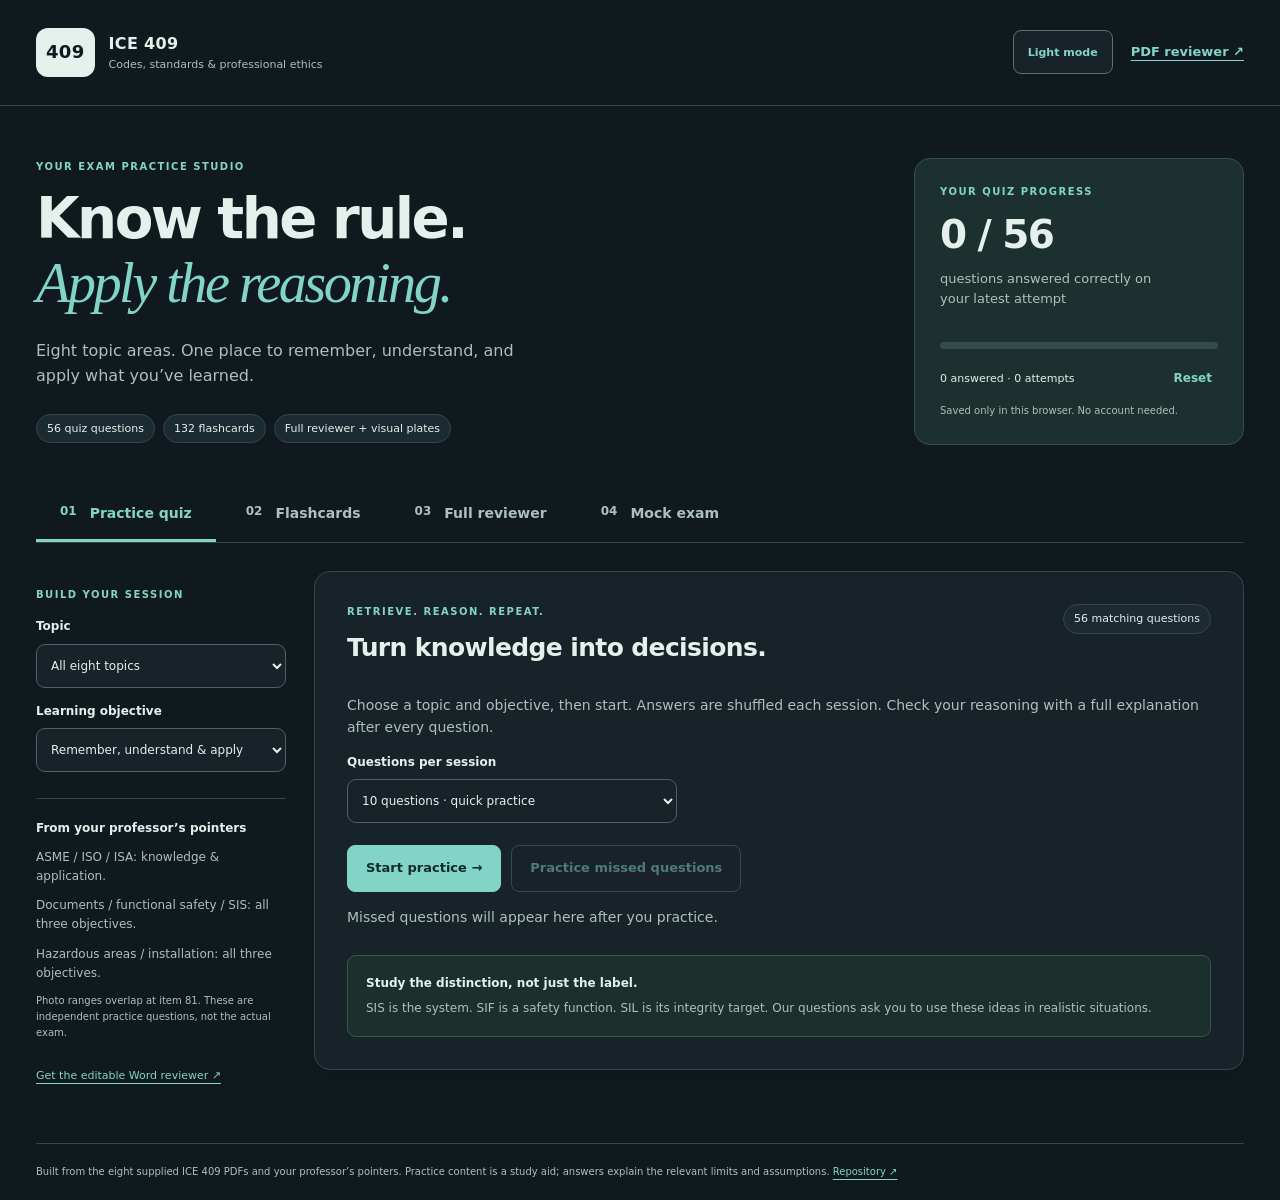
<file: index.html>
<!doctype html>
<html lang="en" data-theme="dark">
<head>
<meta charset="utf-8"><meta name="viewport" content="width=device-width, initial-scale=1">
<meta name="theme-color" content="#10191e">
<script>
// Apply the saved appearance before the first paint; dark mode is the default.
try {
  const savedTheme = localStorage.getItem('ice409-theme');
  document.documentElement.dataset.theme = savedTheme === 'light' ? 'light' : 'dark';
} catch { document.documentElement.dataset.theme = 'dark'; }
</script>
<meta name="description" content="ICE 409 practice quizzes, flashcards and a complete reviewer for ASME, ISO, ISA, functional safety, hazardous areas and installation.">
<title>ICE 409 · Practice studio</title>
<link rel="stylesheet" href="interactive/style.css">
<script defer src="interactive/core.js"></script><script defer src="interactive/data.js"></script><script defer src="interactive/app.js"></script><script defer src="interactive/exam-core.js"></script><script defer src="interactive/mock-data.js"></script><script defer src="interactive/exam.js"></script>
</head>
<body>
<a class="skip" href="#main">Skip to study content</a>
<header><a class="brand" href="index.html" aria-label="ICE 409 Practice studio home"><span class="brand-icon">409</span><span>ICE 409<small>Codes, standards & professional ethics</small></span></a><div class="header-actions"><button id="theme-toggle" class="secondary compact" type="button" aria-pressed="true" aria-label="Dark mode">Light mode</button><a class="download" href="reviewers/ICE409_Complete_Reviewer.pdf">PDF reviewer ↗</a></div></header>
<main id="main">
<section class="intro"><div><p class="eyebrow">YOUR EXAM PRACTICE STUDIO</p><h1>Know the rule.<br><em>Apply the reasoning.</em></h1><p class="lead">Eight topic areas. One place to remember, understand, and apply what you’ve learned.</p><div class="chips"><span>56 quiz questions</span><span id="card-count"></span><span>Full reviewer + visual plates</span></div></div><aside class="progress-card"><p class="eyebrow">YOUR QUIZ PROGRESS</p><strong id="progress-number">0 / 56</strong><p>questions answered correctly on your latest attempt</p><progress id="progress-bar" value="0" max="56" aria-label="Questions answered correctly on latest attempt"></progress><div class="progress-foot"><span id="attempts">0 answered · 0 attempts</span><button class="text-btn" id="reset-progress">Reset</button></div><small id="storage-status">Saved only in this browser. No account needed.</small></aside></section>
<nav class="tabs" aria-label="Study modes"><button class="tab active" data-mode="quiz" aria-pressed="true">01 <span>Practice quiz</span></button><button class="tab" data-mode="cards" aria-pressed="false">02 <span>Flashcards</span></button><button class="tab" data-mode="reader" aria-pressed="false">03 <span>Full reviewer</span></button><button class="tab" data-mode="exam" aria-pressed="false">04 <span>Mock exam</span></button></nav>
<div class="study-layout"><aside class="filters"><p class="eyebrow">BUILD YOUR SESSION</p><label for="topic">Topic</label><select id="topic"><option value="all">All eight topics</option></select><label for="level">Learning objective</label><select id="level"><option value="all">Remember, understand & apply</option><option>Remember</option><option>Understand</option><option>Apply</option></select><div class="pointer-note"><strong>From your professor’s pointers</strong><p>ASME / ISO / ISA: knowledge & application.</p><p>Documents / functional safety / SIS: all three objectives.</p><p>Hazardous areas / installation: all three objectives.</p><small>Photo ranges overlap at item 81. These are independent practice questions, not the actual exam.</small></div><a href="reviewers/ICE409_Complete_Reviewer.docx" class="word-link">Get the editable Word reviewer ↗</a></aside>
<div class="content">
<section id="quiz-panel" class="panel" aria-labelledby="quiz-title"><div id="quiz-setup"><div class="section-title"><div><p class="eyebrow">RETRIEVE. REASON. REPEAT.</p><h2 id="quiz-title">Turn knowledge into decisions.</h2></div><span class="badge" id="available-count"></span></div><p class="muted">Choose a topic and objective, then start. Answers are shuffled each session. Check your reasoning with a full explanation after every question.</p><label for="length">Questions per session</label><select id="length"><option value="10">10 questions · quick practice</option><option value="20">20 questions · deeper practice</option><option value="all">All matching questions</option></select><div class="actions"><button class="primary" id="start-quiz">Start practice <span aria-hidden="true">→</span></button><button class="secondary" id="start-missed">Practice missed questions</button></div><p id="missed-info" class="small muted"></p><div class="callout"><strong>Study the distinction, not just the label.</strong><p>SIS is the system. SIF is a safety function. SIL is its integrity target. Our questions ask you to use these ideas in realistic situations.</p></div></div>
<div id="quiz-active" hidden><div class="session-top"><span id="question-step"></span><button id="finish-early" class="text-btn">Finish session</button></div><progress id="session-progress" value="0" max="10" aria-label="Session completion"></progress><div class="question-meta" id="question-meta"></div><h2 id="question-prompt" tabindex="-1"></h2><fieldset id="choices"><legend class="sr-only">Choose one answer</legend></fieldset><div class="actions"><button class="primary" id="check-answer" disabled>Check answer</button><button class="primary" id="next-question" hidden>Next question →</button></div><div id="feedback" role="status" aria-live="polite" hidden></div></div>
<div id="quiz-results" hidden><p class="eyebrow">SESSION COMPLETE</p><h2 id="result-title" tabindex="-1">Your results</h2><div id="score" class="score"></div><p id="score-summary"></p><div class="actions"><button class="primary" id="retry-missed">Retry session mistakes</button><button class="secondary" id="new-session">New session</button></div><div id="review-answers"></div></div></section>
<section id="cards-panel" class="panel" hidden aria-labelledby="cards-title"><div class="section-title"><div><p class="eyebrow">ACTIVE RECALL</p><h2 id="cards-title">Explain it before you flip.</h2></div><span class="badge" id="flash-step"></span></div><p class="muted">Say your answer first, reveal it, then decide whether to keep the card in your review pile. Your card ratings stay in this browser.</p><div class="card-toolbar"><label class="check-label"><input type="checkbox" id="only-review"> Only cards needing review</label><button class="secondary compact" id="shuffle-cards">Shuffle cards</button></div><div id="flashcard"><div id="flash-meta" class="question-meta"></div><h3 id="flash-prompt"></h3><div id="flash-answer" hidden></div><button id="flip-card" class="primary">Reveal answer</button></div><div class="actions" id="card-rating" hidden><button class="secondary" id="card-again">Review again</button><button class="primary" id="card-known">I knew this ✓</button></div><div class="card-navigation"><button class="text-btn" id="card-prev">← Previous</button><span id="card-status" class="small muted" aria-live="polite"></span><button class="text-btn" id="card-next">Next →</button></div><p class="small muted">“I knew this” is a self-assessment. Quiz progress is tracked separately.</p></section>
<section id="reader-panel" class="panel" hidden aria-labelledby="reader-title"><p class="eyebrow">YOUR COMPLETE REFERENCE</p><h2 id="reader-title">Read for understanding.</h2><p class="muted">The full reviewer, including worked examples, practice banks and original quiz answers. Topic filters apply to chapters; the objective filter applies to quizzes and cards.</p><label for="search">Search the reviewer</label><input id="search" type="search" placeholder="Try: proof test, T4, QA, corrosion…"><p id="search-count" class="small muted" aria-live="polite"></p><div class="reader-actions"><button id="expand-all" class="text-btn">Expand matches</button><button id="collapse-all" class="text-btn">Collapse chapters</button></div><div class="callout"><strong>Read the corrections before memorizing.</strong><p>Dust zones are 20/21/22; dust groups are IIIA/IIIB/IIIC. SIL is assigned to a function. The source’s ISO 9001:2026 publication claims are unverified. See “Source map and corrections” for the full notes.</p></div><div id="reader-chapters"></div><h3 class="visual-heading">Original visual references</h3><p class="muted small">Open an image to zoom. Original slide charts are retained as references; apply the reviewer’s corrections and edition-specific limitations.</p><div id="visual-gallery"></div></section>
<section id="exam-panel" class="panel" hidden aria-labelledby="exam-title">
  <div id="exam-setup">
    <p class="eyebrow">FULL-LENGTH MOCK · 97 ITEMS</p>
    <h2 id="exam-title">Put it all together.</h2>
    <p class="muted">An original mock exam based on your professor’s topic groups. One point per question, no negative marking. Correct answers and explanations appear after submission.</p>
    <div class="table-wrap"><table><thead><tr><th>Part</th><th>Items</th><th>Focus</th></tr></thead><tbody>
      <tr><td>I · Application</td><td>1–30</td><td>Documents, functional safety, SIS (1–20); hazardous areas and installation (21–30)</td></tr>
      <tr><td>II · Remembering</td><td>31–50</td><td>ASME/ISO/ISA (31–35); documents and safety (36–45); hazardous areas and installation (46–50)</td></tr>
      <tr><td>III · Application</td><td>51–80</td><td>ASME, ISO and ISA 5.1</td></tr>
      <tr><td>IV · Understanding</td><td>81–97</td><td>Hazardous areas and installation (81–91); documents and safety (92–97)</td></tr>
    </tbody></table></div>
    <label for="exam-duration">Time allowance</label>
    <select id="exam-duration"><option value="120">120 minutes · recommended practice default</option><option value="90">90 minutes</option><option value="60">60 minutes</option><option value="0">Untimed</option></select>
    <p class="small muted">The 120-minute default is a study choice, not a duration given by your professor. The photo overlaps at item 81; this mock uses 51–80 for Part III. All questions are multiple choice; these are independently authored practice items.</p>
    <div class="actions"><button id="start-exam" class="primary">Begin mock exam →</button><a class="secondary" href="reviewers/ICE409_Mock_Exam.pdf">Printable exam</a><a class="secondary" href="reviewers/ICE409_Mock_Exam_Answer_Key.pdf">Separate answer key</a></div>
    <div class="callout"><strong>Simulate your exam conditions.</strong><p>Try it without the reviewer. You may change answers, skip questions, flag items and return to them. The timer continues if you switch tabs or reload. Your answers are saved in this browser when storage is available; quiz progress is separate.</p></div>
  </div>
  <div id="exam-active" hidden>
    <div class="exam-topbar"><div><p class="eyebrow" id="exam-part"></p><span id="exam-step"></span></div><div class="exam-clock"><small>Time remaining</small><strong id="exam-timer" role="timer" aria-live="off"></strong></div></div>
    <progress id="exam-progress" value="0" max="97" aria-label="Mock exam answered questions"></progress>
    <p class="small muted" id="exam-saved" role="status"></p>
    <h2 id="exam-prompt" tabindex="-1"></h2>
    <fieldset id="exam-choices"><legend class="sr-only">Choose one answer for this mock-exam item</legend></fieldset>
    <div class="exam-controls"><button id="exam-prev" class="secondary">← Previous</button><button id="exam-flag" class="secondary" aria-pressed="false">Flag for review</button><button id="exam-clear" class="text-btn">Clear answer</button><button id="exam-next" class="primary">Next →</button></div>
    <div class="exam-map-heading"><div><h3>Question navigator</h3><p class="small muted" id="exam-map-summary"></p></div><button id="exam-submit" class="primary">Submit exam</button></div>
    <p class="small muted">Filled = answered · dashed outline + * = flagged · highlighted outline = current. Choose a number to revisit an item.</p>
    <div id="exam-map" class="exam-map" aria-label="Mock-exam question navigation"></div>
    <p class="sr-only" id="exam-announcement" role="status" aria-live="polite"></p>
  </div>
  <div id="exam-results" hidden>
    <p class="eyebrow">MOCK EXAM · RESULTS</p><h2 id="exam-result-heading" tabindex="-1">Your results</h2>
    <div id="exam-score" class="score"></div><p id="exam-score-summary"></p><p id="exam-completion" class="small muted"></p>
    <div class="actions"><button id="exam-new" class="primary">Set up another attempt</button><button id="exam-export" class="secondary">Download results</button></div>
    <h3>Topic breakdown</h3><div id="exam-topic-results" class="table-wrap"></div>
    <h3>Part breakdown</h3><div id="exam-part-results" class="table-wrap"></div>
    <h3>Review your answers</h3><label class="check-label"><input type="checkbox" id="exam-mistakes-only"> Only incorrect or unanswered questions</label><div id="exam-review"></div>
  </div>
</section>
<dialog id="exam-submit-dialog"><h2>Submit your mock exam?</h2><p id="exam-submit-summary"></p><p class="small muted">After submitting, answers are locked and the answer key is revealed. Unanswered items receive zero points.</p><div class="actions"><button id="exam-keep-working" class="secondary">Keep working</button><button id="exam-confirm-submit" class="primary">Submit and see results</button></div></dialog>

</div></div><footer>Built from the eight supplied ICE 409 PDFs and your professor’s pointers. Practice content is a study aid; answers explain the relevant limits and assumptions. <a href="https://github.com/23-07297-dev/codes">Repository ↗</a></footer>
</main>
<dialog id="reset-dialog"><h2>Reset your study progress?</h2><p>This clears quiz history and flashcard ratings on this browser. Your files and repository are unaffected.</p><div class="actions"><button id="cancel-reset" class="secondary">Keep progress</button><button id="confirm-reset" class="primary">Reset progress</button></div></dialog>
<dialog id="visual-dialog" class="image-dialog"><div class="session-top"><button id="zoom-visual" class="text-btn">Zoom to original size</button><button id="close-visual" class="secondary compact">Close image</button></div><h2 id="visual-title"></h2><div id="visual-frame" class="zoom-frame"><img id="visual-image" alt=""></div><p id="visual-source" class="small muted"></p></dialog>
<noscript><p class="noscript">Enable JavaScript for interactive practice, or open the <a href="reviewers/ICE409_Complete_Reviewer.pdf">PDF reviewer</a>.</p></noscript>
</body></html>
</file>
<file: interactive/style.css>
/* Shared appearance tokens. Source slide images retain their original colors. */
:root {
  color-scheme: light;
  --bg:#f5f4ef; --ink:#173334; --muted:#576969; --teal:#125e61;
  --line:#d8dfd9; --white:#fff; --soft:#edf3ee; --red:#9c3438; --green:#166348;
  --chip:#fafbf8; --progress-card:#e7eee6; --progress-border:#d5dfd3;
  --track:#d6e1d8; --input-border:#becbc3; --secondary-border:#b8ccc2;
  --callout:#f0f5ef; --callout-border:#d9e6de; --selected:#f0f6f2;
  --correct:#eaf5ee; --wrong:#fbefec; --feedback:#edf5ee; --feedback-wrong:#fcf2ed;
  --flash:#f7faf6; --flash-border:#cbdcd2; --image-mat:#f0f2ec;
  --zoom-mat:#f1f3ef; --button-bg:#125e61; --button-text:#fff; --button-hover:#0c494c;
}
:root[data-theme="dark"] {
  color-scheme: dark;
  --bg:#10191e; --ink:#e5efeb; --muted:#adc0bb; --teal:#82d5c6;
  --line:#35464b; --white:#182329; --soft:#22363a; --red:#ffb3ad; --green:#9cdbb8;
  --chip:#1b2b31; --progress-card:#1c302f; --progress-border:#36504b;
  --track:#354b4b; --input-border:#4c6266; --secondary-border:#56716e;
  --callout:#1b302c; --callout-border:#39554b; --selected:#223c3d;
  --correct:#193b30; --wrong:#452a2c; --feedback:#19372d; --feedback-wrong:#3e282b;
  --flash:#1a2c30; --flash-border:#3a5758; --image-mat:#202e33;
  --zoom-mat:#10191e; --button-bg:#82d5c6; --button-text:#102a28; --button-hover:#a0e4d8;
}
*{box-sizing:border-box}body{margin:0;background:var(--bg);color:var(--ink);font-family:system-ui,-apple-system,BlinkMacSystemFont,"Segoe UI",sans-serif;line-height:1.6}button,input,select{font:inherit}button,a,input,select{touch-action:manipulation}button{cursor:pointer}button:disabled{cursor:not-allowed;opacity:.5}a{color:var(--teal);text-underline-offset:4px}button:focus-visible,a:focus-visible,select:focus-visible,input:focus-visible,summary:focus-visible{outline:3px solid #d49b32;outline-offset:4px}[hidden]{display:none!important}header{max-width:1280px;margin:auto;padding:28px 36px;display:flex;justify-content:space-between;align-items:center;border-bottom:1px solid var(--line);gap:20px}.brand{display:flex;gap:14px;align-items:center;text-decoration:none;font-weight:750;color:var(--ink);letter-spacing:.02em}.brand small{display:block;font-size:11px;color:var(--muted);font-weight:500;letter-spacing:0}.brand-icon{background:var(--ink);color:var(--bg);border-radius:12px;padding:10px;font-size:18px}.download{font-size:13px;font-weight:650;white-space:nowrap}main{max-width:1280px;margin:auto;padding:0 36px}.intro{display:grid;grid-template-columns:1fr 330px;gap:70px;align-items:center;padding:52px 0 42px}.eyebrow{font-size:10px;letter-spacing:.15em;font-weight:800;margin:0 0 12px;color:var(--teal)}h1{font-size:clamp(34px,4.4vw,57px);line-height:1.13;letter-spacing:-.045em;margin:0 0 22px;font-weight:720}h1 em{font-family:Georgia,serif;font-weight:400;color:var(--teal)}.lead{max-width:510px;color:var(--muted);font-size:16px}.chips{display:flex;flex-wrap:wrap;gap:8px;margin-top:25px}.chips span,.badge{font-size:11px;border:1px solid var(--line);border-radius:30px;padding:5px 10px;white-space:nowrap;background:var(--chip)}.progress-card{background:var(--progress-card);padding:25px;border:1px solid var(--progress-border);border-radius:16px}.progress-card strong{display:block;font-size:39px;line-height:1.2;letter-spacing:-.04em}.progress-card p:not(.eyebrow){font-size:13px;color:var(--muted);max-width:235px;margin:10px 0 18px}.progress-card small{font-size:10px;color:var(--muted);display:block}progress{appearance:none;border:none;background:var(--track);width:100%;height:7px;border-radius:8px;overflow:hidden}progress::-webkit-progress-bar{background:var(--track)}progress::-webkit-progress-value{background:var(--teal);border-radius:8px}progress::-moz-progress-bar{background:var(--teal)}.progress-foot{display:flex;justify-content:space-between;align-items:center;font-size:11px;margin:9px 0}.text-btn{background:none;border:0;padding:6px;color:var(--teal);font-weight:650;font-size:12px}.tabs{display:flex;gap:6px;border-bottom:1px solid var(--line);margin-bottom:28px}.tab{border:0;border-bottom:3px solid transparent;background:none;padding:15px 24px;color:var(--muted);font-size:12px;font-weight:700;display:flex;gap:13px}.tab span{font-size:14px}.tab.active{color:var(--teal);border-bottom-color:var(--teal)}.study-layout{display:grid;grid-template-columns:250px minmax(0,1fr);gap:28px;align-items:start}.filters{padding:16px 0;position:sticky;top:12px}label{display:block;font-size:12px;font-weight:700;margin:14px 0 7px}select,input[type=search]{width:100%;border:1px solid var(--input-border);border-radius:9px;padding:11px 10px;background:var(--white);color:var(--ink);font-size:12px;min-height:44px}select{padding-right:5px}.pointer-note{margin:26px 0 20px;border-top:1px solid var(--line);padding-top:20px;font-size:12px}.pointer-note p{color:var(--muted);margin:10px 0}.pointer-note small{display:block;font-size:10px;color:var(--muted)}.word-link{font-size:11px}.panel{background:var(--white);border:1px solid var(--line);border-radius:16px;padding:32px;min-height:430px;box-shadow:0 4px 20px #17333404}.section-title{display:flex;justify-content:space-between;align-items:start;gap:16px}h2{font-size:25px;line-height:1.3;letter-spacing:-.025em;margin:0 0 15px}h3{font-size:20px;line-height:1.5}.muted{color:var(--muted)}.small{font-size:12px}.panel>.muted,.panel>div>.muted{font-size:14px}.actions{display:flex;flex-wrap:wrap;gap:10px;margin:22px 0 14px}.primary,.secondary{border:1px solid var(--teal);border-radius:8px;padding:12px 18px;font-size:13px;font-weight:700;min-height:44px}.primary{background:var(--button-bg);color:var(--button-text)}.primary:hover:not(:disabled){background:var(--button-hover)}.secondary{background:var(--white);color:var(--teal);border-color:var(--secondary-border)}.secondary:hover{background:var(--soft)}.compact{padding:8px 12px;font-size:11px}.callout{border:1px solid var(--callout-border);background:var(--callout);padding:18px;border-radius:9px;margin:27px 0 0;font-size:12px}.callout p{margin:6px 0 0;color:var(--muted)}#length{max-width:330px}.session-top{display:flex;justify-content:space-between;font-size:12px;color:var(--muted);margin-bottom:9px}.question-meta{display:flex;gap:7px;flex-wrap:wrap;margin:22px 0 13px}.question-meta span{font-size:10px;background:var(--soft);border-radius:5px;padding:3px 8px;color:var(--teal);font-weight:650}#question-prompt{font-size:23px;line-height:1.45}fieldset{padding:0;border:0;margin:22px 0}.choice{display:flex;gap:12px;align-items:center;border:1px solid var(--line);padding:14px;border-radius:10px;margin:10px 0;cursor:pointer;font-size:13px;font-weight:500}.choice:has(input:checked){border-color:var(--teal);background:var(--selected)}.choice.correct,.choice.correct:has(input:checked){border-color:var(--green);background:var(--correct)}.choice.wrong,.choice.wrong:has(input:checked){border-color:var(--red);background:var(--wrong)}.choice input{accent-color:var(--teal);flex-shrink:0;width:17px;height:17px}.choice-letter{font-size:11px;font-weight:750;color:var(--muted)}#feedback{border-radius:10px;padding:18px;margin:20px 0;background:var(--feedback);border-left:4px solid var(--green);font-size:14px}#feedback.incorrect{background:var(--feedback-wrong);border-left-color:var(--red)}#feedback strong{display:block;margin-bottom:6px}#feedback p{margin:0}.score{font-size:56px;color:var(--teal);font-weight:750;letter-spacing:-.05em}#review-answers{margin-top:30px}.answer-review{padding:17px 0;border-top:1px solid var(--line);font-size:13px}.answer-review summary{cursor:pointer;font-weight:700}.answer-review p{color:var(--muted)}.answer-review small{display:block;color:var(--teal)}.card-toolbar{display:flex;align-items:center;justify-content:space-between;gap:12px;margin:20px 0}.check-label{display:flex;align-items:center;gap:9px;margin:0;font-size:12px}.check-label input{width:18px;height:18px;accent-color:var(--teal)}#flashcard{padding:25px;border:1px solid var(--flash-border);background:var(--flash);border-radius:14px;min-height:280px}#flashcard .question-meta{margin-top:0}#flash-prompt{font-size:23px;margin:20px 0}#flash-answer{border-top:1px solid var(--line);padding-top:18px;font-size:14px;margin-bottom:20px;white-space:pre-line}#flash-answer p{color:var(--muted)}.card-navigation{display:flex;justify-content:space-between;align-items:center;gap:10px;margin-top:14px}.reader-actions{display:flex;gap:15px;margin:10px 0}.chapter{border-bottom:1px solid var(--line);padding:17px 0}.chapter summary{font-size:16px;font-weight:700;cursor:pointer;line-height:1.5}.chapter-body{font-size:13px;line-height:1.8;padding:8px 0 12px;overflow-wrap:anywhere}.chapter-body h3{font-size:16px;color:var(--teal);margin:25px 0 10px}.chapter-body p{margin:12px 0}.chapter-body ul,.chapter-body ol{padding-left:22px}.table-wrap{overflow:auto;margin:18px 0}table{border-collapse:collapse;width:100%;font-size:11px;min-width:380px}th,td{padding:10px;border:1px solid var(--line);text-align:left;vertical-align:top}th{background:var(--soft)}.visual-heading{margin-top:35px}#visual-gallery{display:grid;grid-template-columns:1fr 1fr;gap:16px}.visual{border:1px solid var(--line);border-radius:8px;overflow:hidden;margin:0}.visual img{width:100%;height:150px;object-fit:contain;background:var(--image-mat);display:block}.visual figcaption{padding:12px;font-size:11px;line-height:1.5}.visual small{display:block;color:var(--muted);font-size:10px}footer{font-size:10px;color:var(--muted);border-top:1px solid var(--line);margin:40px 0 20px;padding-top:20px;max-width:100%}footer a{white-space:nowrap}dialog{max-width:440px;padding:30px;border:1px solid var(--line);border-radius:14px;background:var(--white);color:var(--ink)}dialog::backdrop{background:#102d2bb0}.sr-only{position:absolute;width:1px;height:1px;padding:0;overflow:hidden;clip:rect(0,0,0,0);white-space:nowrap}.skip{position:absolute;top:-100px;background:var(--white);padding:10px;z-index:10}.skip:focus{top:0}.noscript{padding:25px;background:var(--white)}.empty{padding:30px 0;color:var(--muted)}
@media(max-width:950px){.intro{gap:30px;grid-template-columns:1fr 280px}.study-layout{grid-template-columns:210px minmax(0,1fr);gap:20px}.panel{padding:24px}.tab{padding:13px 18px}.section-title{flex-direction:column;gap:5px}.badge{align-self:flex-start}}
@media(max-width:700px){header{padding:18px 20px}.brand small{font-size:9px;max-width:180px}.brand-icon{font-size:14px;padding:8px}.download{font-size:10px}main{padding:0 18px}.intro{padding:30px 0 24px;grid-template-columns:1fr;gap:25px}.progress-card{padding:19px}.progress-card strong{font-size:32px}.progress-card p:not(.eyebrow){max-width:none;margin:5px 0 12px}.tabs{gap:0;justify-content:space-between}.tab{padding:12px 5px;gap:5px;font-size:10px}.tab span{font-size:12px}.study-layout{display:block}.filters{position:static;padding:0 0 22px;display:grid;grid-template-columns:1fr 1fr;gap:6px 12px}.filters>.eyebrow{grid-column:1/-1;margin-bottom:0}.filters label{margin-top:6px}.filters label[for=topic]{grid-column:1;grid-row:2}.filters label[for=level]{grid-column:2;grid-row:2}.filters select{grid-row:3;min-width:0}.pointer-note{grid-column:1/-1;margin:10px 0 0;padding:10px 0 0}.pointer-note p{display:none}.pointer-note small{margin-top:5px}.word-link{grid-column:1/-1}.panel{padding:22px 18px;min-height:360px}h2{font-size:22px}#question-prompt,#flash-prompt{font-size:20px}.choice{padding:12px 10px}.actions .primary,.actions .secondary{flex-grow:1;text-align:center}#visual-gallery{grid-template-columns:1fr}.card-toolbar{align-items:flex-start}.chips span{font-size:10px}#flashcard{padding:18px}}
@media(prefers-reduced-motion:no-preference){button,a{transition:background .15s,color .15s}details[open] .chapter-body{animation:reveal .18s ease-out}@keyframes reveal{from{opacity:.2;transform:translateY(3px)}to{opacity:1;transform:translateY(0)}}}
@media print{header,.intro,.tabs,.filters,footer,.reader-actions,.callout,#search,label[for=search],#search-count{display:none!important}main{padding:0}.study-layout{display:block}.panel{border:0;padding:0}#quiz-panel,#cards-panel{display:none!important}#reader-panel{display:block!important}.chapter{break-inside:auto}#visual-gallery{display:none}}
.image-dialog{max-width:95vw;width:1000px;max-height:95vh;padding:22px}.image-dialog h2{font-size:18px}.zoom-frame{overflow:auto;max-height:70vh;text-align:center;background:var(--zoom-mat)}.zoom-frame img{max-width:100%;max-height:67vh;object-fit:contain;vertical-align:middle}.zoom-frame.zoomed img{max-width:none;max-height:none}.image-dialog .session-top{gap:14px}

header { flex-wrap:wrap; }
.header-actions { display:flex; align-items:center; gap:18px; flex-wrap:wrap; }
#theme-toggle { min-width:100px; }
input::placeholder { color:var(--muted); opacity:1; }
@media(max-width:700px) {
  .header-actions { margin-left:auto; gap:12px; }
  #theme-toggle { min-width:92px; }
}
@media print {
  :root[data-theme] { color-scheme:light; --bg:white; --white:white; --ink:#173334; --muted:#576969; --teal:#125e61; --line:#d8dfd9; --soft:#edf3ee; }
  body { background:white; color:#173334; }
}
/* Full-length mock exam */
.exam-layout { grid-template-columns:minmax(0,1fr); }
.exam-layout .content { max-width:1000px; width:100%; margin:0 auto; }
#exam-duration { max-width:400px; }
a.secondary { text-decoration:none; display:inline-flex; align-items:center; justify-content:center; }
.exam-topbar,.exam-map-heading { display:flex; align-items:center; justify-content:space-between; gap:18px; margin-bottom:16px; }
.exam-clock { text-align:right; flex-shrink:0; }
.exam-clock small { display:block; font-size:11px; color:var(--muted); }
.exam-clock strong { font-size:24px; font-variant-numeric:tabular-nums; color:var(--teal); }
.exam-clock.urgent strong { color:var(--red); }
#exam-prompt { margin-top:25px; line-height:1.55; }
.exam-controls { display:flex; align-items:center; gap:12px; flex-wrap:wrap; }
#exam-flag[aria-pressed=true] { border-style:dashed; background:var(--soft); }
.exam-map-heading { margin-top:36px; }
.exam-map-heading h3 { margin:0; }
.exam-map { display:grid; grid-template-columns:repeat(auto-fill,minmax(48px,1fr)); gap:9px; }
.exam-map button { min-height:44px; border-radius:7px; background:var(--white); color:var(--ink); border:1px solid var(--line); font-size:12px; font-weight:700; }
.exam-map button.answered { background:var(--soft); border-color:var(--teal); }
.exam-map button.flagged { border:2px dashed #c9a657; }
.exam-map button.current { outline:3px solid var(--teal); outline-offset:2px; }
#exam-review { margin-top:18px; }
#exam-score-summary { font-size:17px; }
@media(max-width:700px) {
  .tabs { flex-wrap:wrap; }
  .tab { flex:1 0 45%; justify-content:center; }
  .exam-topbar { align-items:start; gap:8px; }
  .exam-clock strong { font-size:20px; }
  .exam-controls { gap:8px; }
  .exam-controls button { flex:1 1 43%; }
  .exam-map-heading { flex-wrap:wrap; }
  .exam-map { grid-template-columns:repeat(auto-fill,minmax(42px,1fr)); gap:8px; }
}
</file>
